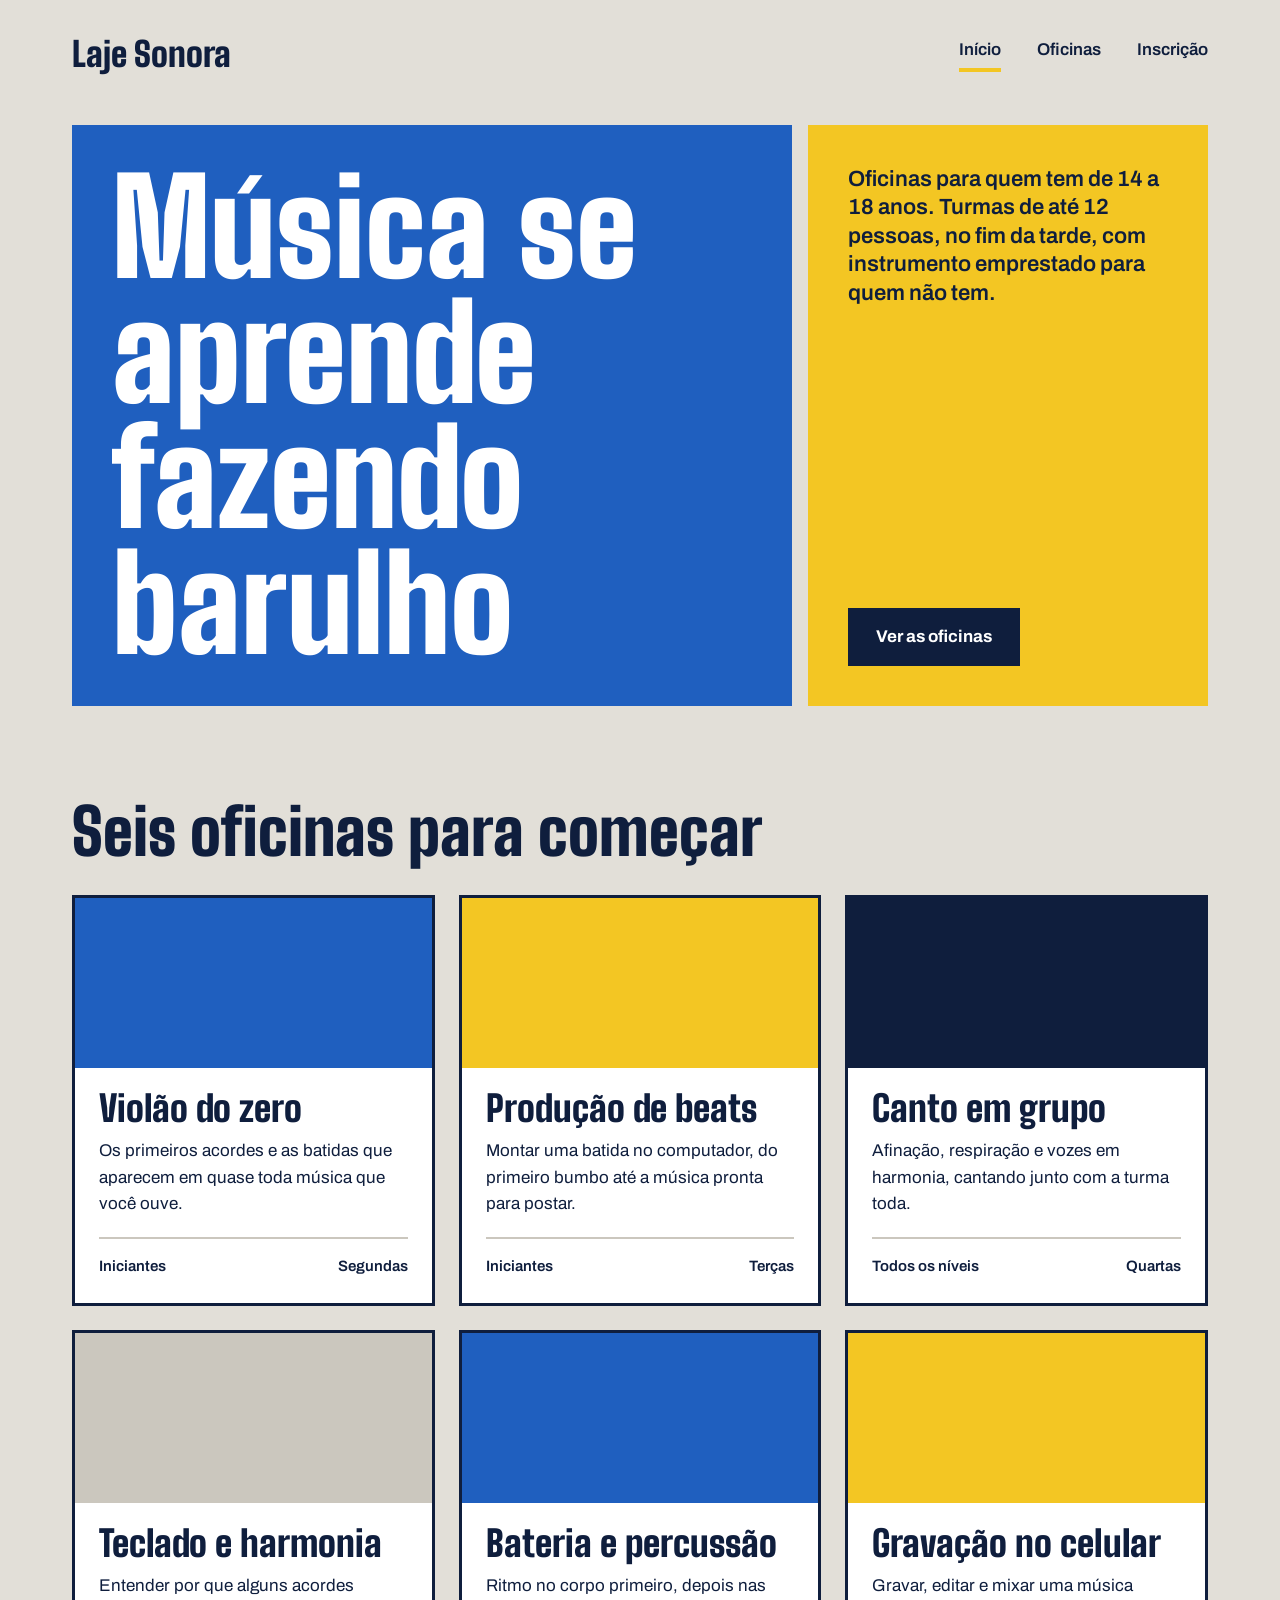
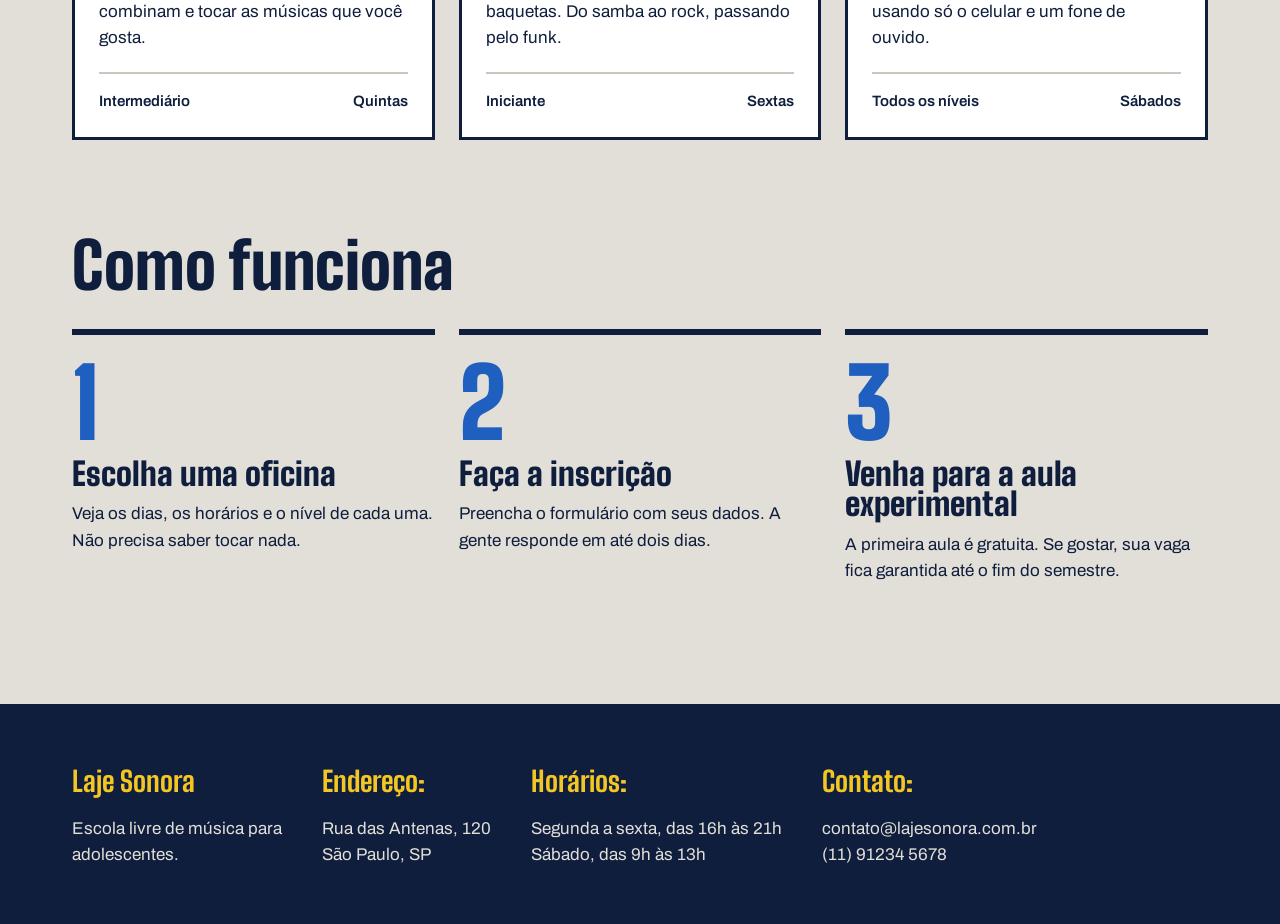
<file: index.html>
<!DOCTYPE html>
<html lang="pt-BR">
<head>
    <meta charset="UTF-8">
    <meta name="viewport" content="width=device-width, initial-scale=1.0">
    <link rel="stylesheet" href="index.css">
    <link rel="preconnect" href="https://fonts.googleapis.com">
    <link rel="preconnect" href="https://fonts.gstatic.com" crossorigin>
    <link href="https://fonts.googleapis.com/css2?family=Archivo:ital,wght@0,100..900;1,100..900&family=Big+Shoulders:opsz,wght@10..72,100..900&display=swap" rel="stylesheet">
    <title>Laje Sonora | Início</title>
</head>
<body>
   <header class="conteudo topo">
    <a href="index.html" class="logo">Laje Sonora</a>

    <nav class="menu">
        <a href="index.html" class="atual">Início</a>
        <a href="oficinas.html">Oficinas</a>
        <a href="inscricao.html">Inscrição</a>
    </nav>
   </header>

   <main>
    <section class="conteudo cartazes">
        <div class="cartaz cartaz-principal">
            <h1>Música se aprende fazendo barulho</h1>
        </div>
        <div class="cartaz cartaz-lateral">
            <p>Oficinas para quem tem de 14 a 18 anos. Turmas de até 12 pessoas, no fim da tarde, com instrumento emprestado para quem não tem.</p>

            <a href="oficinas.html" class="botao">Ver as oficinas</a>
        </div>
    </section>

    <section class="conteudo secao">
      <h2 class="titulo-secao">Seis oficinas para começar</h2>

      <div class="cards">
        <article class="card">
            <div class="foto foto-azul"></div>
            <div class="card-texto">
                <h3>Violão do zero</h3>
                <p>Os primeiros acordes e as batidas que aparecem em quase toda música que você ouve.</p>

                <div class="card-info">
                    <span>Iniciantes</span>
                    <span>Segundas</span>
                </div>
            </div>
        </article>

        <article class="card">
            <div class="foto foto-amarela"></div>
            <div class="card-texto">
                <h3>Produção de beats</h3>
                <p>Montar uma batida no computador, do primeiro bumbo até a música pronta para postar.</p>

                <div class="card-info">
                    <span>Iniciantes</span>
                    <span>Terças</span>
                </div>
            </div>
        </article>

        <article class="card">
            <div class="foto foto-tinta"></div>
            <div class="card-texto">
                <h3>Canto em grupo</h3>
                <p>Afinação, respiração e vozes em harmonia, cantando junto com a turma toda.</p>

                <div class="card-info">
                    <span>Todos os níveis</span>
                    <span>Quartas</span>
                </div>
            </div>
        </article>

        <article class="card">
            <div class="foto"></div>
            <div class="card-texto">
                <h3>Teclado e harmonia</h3>
                <p>Entender por que alguns acordes combinam e tocar as músicas que você gosta.</p>

                <div class="card-info">
                    <span>Intermediário</span>
                    <span>Quintas</span>
                </div>
            </div>
        </article>

        <article class="card">
            <div class="foto foto-azul"></div>
            <div class="card-texto">
                <h3>Bateria e percussão</h3>
                <p>Ritmo no corpo primeiro, depois nas baquetas. Do samba ao rock, passando pelo funk.</p>

                <div class="card-info">
                    <span>Iniciante</span>
                    <span>Sextas</span>
                </div>
            </div>
        </article>

        <article class="card">
            <div class="foto foto-amarela"></div>
            <div class="card-texto">
                <h3>Gravação no celular</h3>
                <p>Gravar, editar e mixar uma música usando só o celular e um fone de ouvido.</p>

                <div class="card-info">
                    <span>Todos os níveis</span>
                    <span>Sábados</span>
                </div>
            </div>
        </article>
      </div>

    </section>
    
    <section class="conteudo secao">
        <h2 class="titulo-secao">Como funciona</h2>

        <div class="passos">
            <div class="passo">
            <p class="passo-numero">1</p>
            <h3>Escolha uma oficina</h3>
            <p>Veja os dias, os horários e o nível de cada uma. Não precisa saber tocar nada.</p>

            </div>
            <div class="passo">
            <p class="passo-numero">2</p>
            <h3>Faça a inscrição</h3>
            <p>Preencha o formulário com seus dados. A gente responde em até dois dias.</p>
            </div>

            <div class="passo">
            <p class="passo-numero">3</p>
            <h3>Venha para a aula experimental</h3>
            <p>A primeira aula é gratuita. Se gostar, sua vaga fica garantida até o fim do semestre.</p>
            </div>

        </div>
    </section>
   </main>

   <footer class="rodape">
    <div class="conteudo rodape-colunas">
        <div class="rodape-coluna">
            <h4>Laje Sonora</h4>
            <p>Escola livre de música para <br> adolescentes.</p>
        </div>

        <div class="rodape-coluna">
            <h4>Endereço:</h4>
            <p>Rua das Antenas, 120 <br> São Paulo, SP</p>
        </div>

        <div class="rodape-coluna">
            <h4>Horários:</h4>
            <p>Segunda a sexta, das 16h às 21h <br> Sábado, das 9h às 13h</p>
        </div>

        <div class="rodape-coluna">
            <h4>Contato:</h4>
            <p>contato@lajesonora.com.br <br>(11) 91234 5678</p>
        </div>
        
    </div>
   </footer>
</body>
</html>
</file>
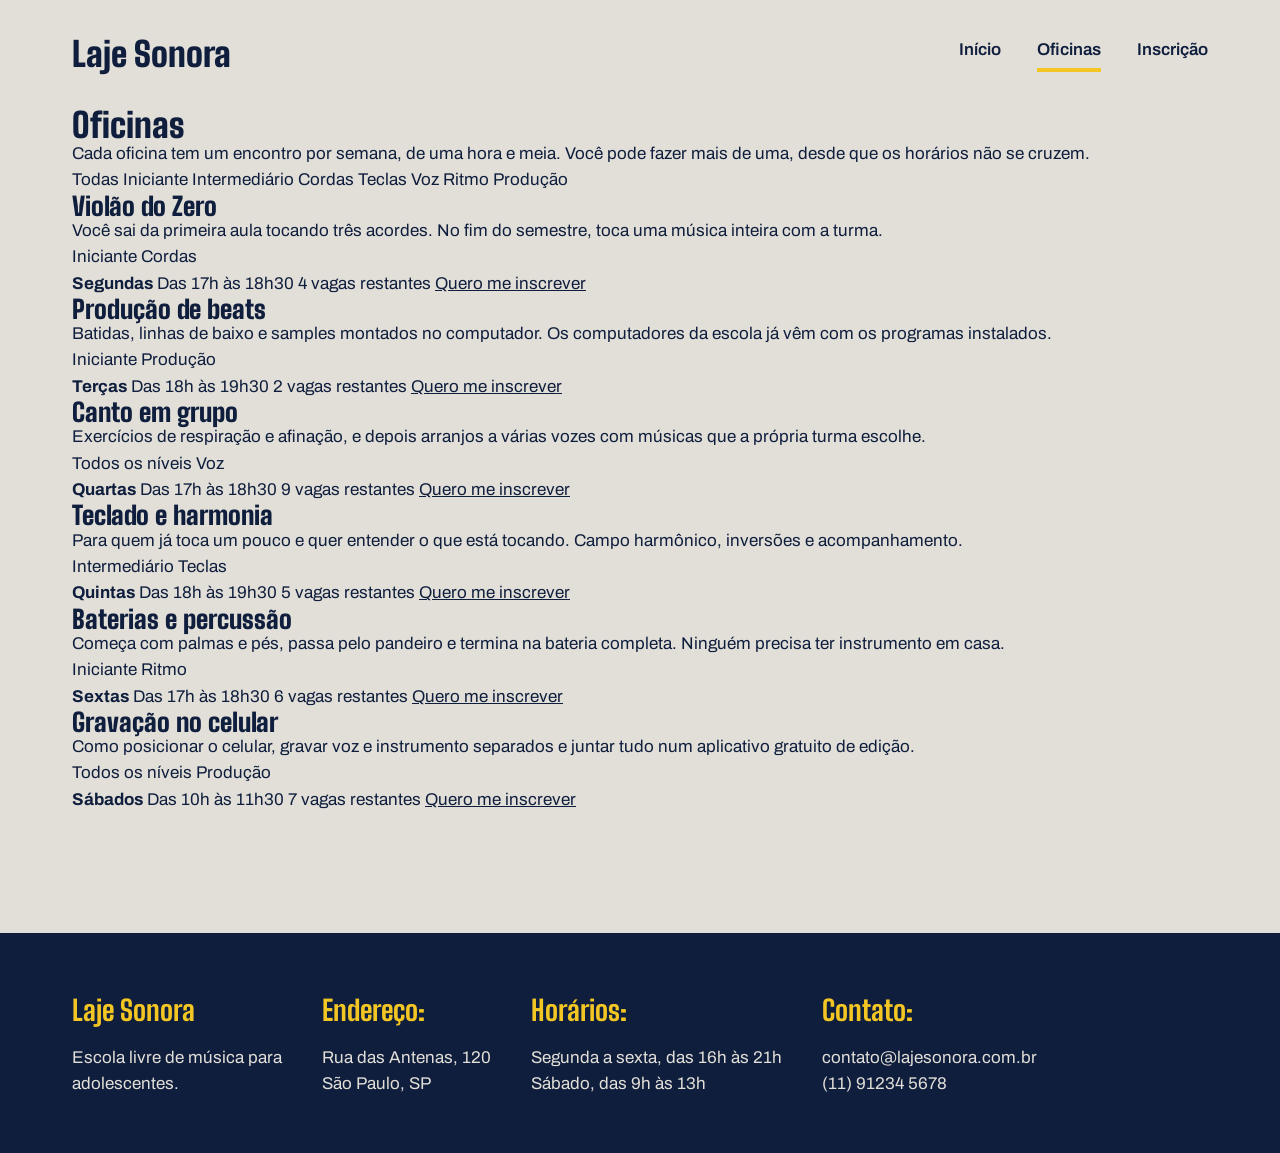
<file: oficinas.html>
<!DOCTYPE html>
<html lang="pt-BR">
<head>
    <meta charset="UTF-8">
    <meta name="viewport" content="width=device-width, initial-scale=1.0">
    <link rel="stylesheet" href="oficinas.css">
    <link rel="preconnect" href="https://fonts.googleapis.com">
    <link rel="preconnect" href="https://fonts.gstatic.com" crossorigin>
    <link href="https://fonts.googleapis.com/css2?family=Archivo:ital,wght@0,100..900;1,100..900&family=Big+Shoulders:opsz,wght@10..72,100..900&display=swap" rel="stylesheet">
    <title>Laje Sonora | Oficinas</title>
</head>
<body>
   <header class="conteudo topo">
    <a href="index.html" class="logo">Laje Sonora</a>

    <nav class="menu">
        <a href="index.html">Início</a>
        <a href="oficinas.html" class="atual">Oficinas</a>
        <a href="inscricao.html">Inscrição</a>
    </nav>
   </header>

   <main class="conteudo">
    <h1 class="titulo-pagina">Oficinas</h1>
    <p class="subtitulo-pagina">Cada oficina tem um encontro por semana, de uma hora e meia. Você pode fazer mais de uma, desde que os horários não se cruzem.</p>
    <div class="filtros">

        <span class="filtro ativo">
            Todas
        </span>

        <span class="filtro">
            Iniciante
        </span>

        <span class="filtro">
            Intermediário
        </span>

        <span class="filtro">
            Cordas
        </span>

        <span class="filtro">
            Teclas
        </span>

        <span class="filtro">
            Voz
        </span>

        <span class="filtro">
            Ritmo
        </span>

        <span class="filtro">
            Produção
        </span>
        
    </div>

    <div class="lista">

        <article class="oficina">

            <div class="foto foto-azul">


            </div>

            <div class="oficina-texto">
                <h2>Violão do Zero</h2>
                <p>Você sai da primeira aula tocando três acordes. No fim do semestre, toca uma música inteira com a turma.</p>

                <div class="etiquetas">
                    <span class="etiqueta">Iniciante</span>
                    <span class="etiqueta">Cordas</span>
                </div>
            </div>

            <div class="oficina-detalhes">
                <strong>Segundas</strong>
                <span>Das 17h às 18h30</span>
                <span>4 vagas restantes</span>
                <a href="inscricao.html">Quero me inscrever</a>
            </div>
        </article>

        <article class="oficina">

            <div class="foto foto-amarela">

            </div>

            <div class="oficina-texto">
                <h2>Produção de beats</h2>
                <p>Batidas, linhas de baixo e samples montados no computador. Os computadores da escola já vêm com os programas instalados.</p>

                <div class="etiquetas">
                    <span class="etiqueta">Iniciante</span>
                    <span class="etiqueta">Produção</span>
                </div>
            </div>

            <div class="oficina-detalhes">
                <strong>Terças</strong>
                <span>Das 18h às 19h30</span>
                <span>2 vagas restantes</span>
                <a href="inscricao.html">Quero me inscrever</a>
            </div>
        </article>

        <article class="oficina">

            <div class="foto foto-tinta">


            </div>

            <div class="oficina-texto">
                <h2>Canto em grupo</h2>
                <p>Exercícios de respiração e afinação, e depois arranjos a várias vozes com músicas que a própria turma escolhe.</p>

                <div class="etiquetas">
                    <span class="etiqueta">Todos os níveis</span>
                    <span class="etiqueta">Voz</span>
                </div>
            </div>

            <div class="oficina-detalhes">
                <strong>Quartas</strong>
                <span>Das 17h às 18h30</span>
                <span>9 vagas restantes</span>
                <a href="inscricao.html">Quero me inscrever</a>
            </div>
        </article>

        <article class="oficina">

            <div class="foto">


            </div>

            <div class="oficina-texto">
                <h2>Teclado e harmonia</h2>
                <p>Para quem já toca um pouco e quer entender o que está tocando. Campo harmônico, inversões e acompanhamento.</p>

                <div class="etiquetas">
                    <span class="etiqueta">Intermediário</span>
                    <span class="etiqueta">Teclas</span>
                </div>
            </div>

            <div class="oficina-detalhes">
                <strong>Quintas</strong>
                <span>Das 18h às 19h30</span>
                <span>5 vagas restantes</span>
                <a href="inscricao.html">Quero me inscrever</a>
            </div>
        </article>

        <article class="oficina">

            <div class="foto foto-azul">


            </div>

            <div class="oficina-texto">
                <h2>Baterias e percussão</h2>
                <p>Começa com palmas e pés, passa pelo pandeiro e termina na bateria completa. Ninguém precisa ter instrumento em casa.</p>

                <div class="etiquetas">
                    <span class="etiqueta">Iniciante</span>
                    <span class="etiqueta">Ritmo</span>
                </div>
            </div>

            <div class="oficina-detalhes">
                <strong>Sextas</strong>
                <span>Das 17h às 18h30</span>
                <span>6 vagas restantes</span>
                <a href="inscricao.html">Quero me inscrever</a>
            </div>
        </article>

        <article class="oficina">

            <div class="foto foto-amarela">


            </div>

            <div class="oficina-texto">
                <h2>Gravação no celular</h2>
                <p>Como posicionar o celular, gravar voz e instrumento separados e juntar tudo num aplicativo gratuito de edição.</p>

                <div class="etiquetas">
                    <span class="etiqueta">Todos os níveis</span>
                    <span class="etiqueta">Produção</span>
                </div>
            </div>

            <div class="oficina-detalhes">
                <strong>Sábados</strong>
                <span>Das 10h às 11h30</span>
                <span>7 vagas restantes</span>
                <a href="inscricao.html">Quero me inscrever</a>
            </div>
        </article>


    </div>
    
   </main>

   <footer class="rodape">
    <div class="conteudo rodape-colunas">
        <div class="rodape-coluna">
            <h4>Laje Sonora</h4>
            <p>Escola livre de música para <br> adolescentes.</p>
        </div>

        <div class="rodape-coluna">
            <h4>Endereço:</h4>
            <p>Rua das Antenas, 120 <br> São Paulo, SP</p>
        </div>

        <div class="rodape-coluna">
            <h4>Horários:</h4>
            <p>Segunda a sexta, das 16h às 21h <br> Sábado, das 9h às 13h</p>
        </div>

        <div class="rodape-coluna">
            <h4>Contato:</h4>
            <p>contato@lajesonora.com.br <br>(11) 91234 5678</p>
        </div>
        
    </div>
   </footer>
</body>
</html>
</file>
<file: index.css>
*{
    margin: 0;
    padding: 0;
    box-sizing: border-box;
}
:root{
    --concreto: #E2DFD8;
    --concreto-escuro: #CBC7BE;
    --tinta: #0F1E3D;
    --caixa-dagua: #1F5FBF;
    --fita: #F3C623;
    --branco: #FFFFFF;

    --fonte-cartaz: "Big Shoulders", "Arial Narrow", sans-serif;
    --fonte-texto: "Archivo", Arial, sans-serif;
}

body{
    background-color: var(--concreto);
    color: var(--tinta);
    font-family: var(--fonte-texto);
    font-size: 17px;
    line-height: 1.55;
}

a{
    color: inherit;
}

h1, h2, h3{
    font-family: var(--fonte-cartaz);
    font-weight: 900;
    line-height: 0.95;
}

.conteudo{
    max-width: 1200px;
    margin-inline: auto;
    padding-inline: 32px;
}

.topo{
    padding-block: 28px;
    display: flex;
    justify-content: space-between;
    align-items: center;
    

}

.logo{
    font-family: var(--fonte-cartaz);
    font-size: 34px;
    font-weight: 900;
    text-decoration: none;
}

.menu{
    display: flex;
    gap: 36px;
}

.menu a{
    font-weight: 600;
    text-decoration: none;
    padding-bottom: 4px;
    border-bottom: 4px solid transparent;
}

.menu a:hover{
    border-bottom-color: var(--tinta);
}
.menu a.atual{
    border-bottom-color: var(--fita);
}

.cartazes{
    margin-top: 16px;
    display: flex;
    gap: 16px;
}

.cartaz{
    padding: 40px;
}

.cartaz-principal{
    background-color: var(--caixa-dagua);
    color: var(--branco);
    flex: 2;

    h1{
        font-size: 132px;
        max-width: 9ch;
    }
}

.cartaz-lateral{
    background-color: var(--fita);
    flex: 1;
    display: flex;
    flex-direction: column;
    justify-content: space-between;
    gap: 32px;
    align-items: flex-start;

    p{
        font-size: 22px;
        font-weight: 600;
        line-height: 1.3;
    }
}

.botao{
    background: var(--tinta);
    color: var(--branco);
    font-weight: 700;
    text-decoration: none;
    padding-block: 16px;
    padding-inline: 28px;
    border: none;
    font-family: var(--fonte-texto);
    font-size: 17px;
    cursor: pointer;
}

.botao:hover{
    background: var(--caixa-dagua);
}
.secao{
    margin-top: 96px;
}

.titulo-secao{
    font-size: 64px;
    margin-bottom: 32px;
}

.cards{
    display: flex;
    flex-wrap: wrap;
    gap: 24px;
}

.card{
    background: var(--branco);
    border: 3px solid var(--tinta);
    flex: 1 1 340px;

    h3{
        font-size: 36px;
        margin-bottom: 12px;
    }


}

.card .foto{
    height: 170px;
}

.foto{
    background: var(--concreto-escuro);
}

.foto-azul{
    background: var(--caixa-dagua);
}

.foto-amarela{
    background: var(--fita);
}

.foto-tinta{
    background: var(--tinta);
}

.card-texto{
    padding: 24px;
}

.card-info{
    margin-top: 20px;
    padding-top: 16px;
    border-top: 2px solid var(--concreto-escuro);
    font-weight: 600;
    font-size: 15px;
    display: flex;
    justify-content: space-between;
}

.passos{
    display: flex;
    gap: 24px;
}

.passo{
    border-top: 6px solid var(--tinta);
    padding-top: 20px;
    flex: 1;

    h3{
        font-size: 32px;
        margin-block: 8px 12px;
    }
}

.passo-numero{
    font-family: var(--fonte-cartaz);
    font-size: 96px;
    font-weight: 900;
    line-height: 1;
    color: var(--caixa-dagua);
}

.rodape{
    margin-top: 120px;
    background: var(--tinta);
    color: var(--concreto);
    padding-block: 56px;

    h4{
        font-family: var(--fonte-cartaz);
        font-size: 28px;
        color: var(--fita);
        margin-bottom: 12px;
    }
}

.rodape-colunas{
    display: flex;
    gap: 40px;
}
</file>
<file: oficinas.css>
*{
    margin: 0;
    padding: 0;
    box-sizing: border-box;
}
:root{
    --concreto: #E2DFD8;
    --concreto-escuro: #CBC7BE;
    --tinta: #0F1E3D;
    --caixa-dagua: #1F5FBF;
    --fita: #F3C623;
    --branco: #FFFFFF;

    --fonte-cartaz: "Big Shoulders", "Arial Narrow", sans-serif;
    --fonte-texto: "Archivo", Arial, sans-serif;
}

body{
    background-color: var(--concreto);
    color: var(--tinta);
    font-family: var(--fonte-texto);
    font-size: 17px;
    line-height: 1.55;
}

a{
    color: inherit;
}

h1, h2, h3{
    font-family: var(--fonte-cartaz);
    font-weight: 900;
    line-height: 0.95;
}

.conteudo{
    max-width: 1200px;
    margin-inline: auto;
    padding-inline: 32px;
}

.topo{
    padding-block: 28px;
    display: flex;
    justify-content: space-between;
    align-items: center;
    

}

.logo{
    font-family: var(--fonte-cartaz);
    font-size: 34px;
    font-weight: 900;
    text-decoration: none;
}

.menu{
    display: flex;
    gap: 36px;
}

.menu a{
    font-weight: 600;
    text-decoration: none;
    padding-bottom: 4px;
    border-bottom: 4px solid transparent;
}

.menu a:hover{
    border-bottom-color: var(--tinta);
}
.menu a.atual{
    border-bottom-color: var(--fita);
}

.rodape{
    margin-top: 120px;
    background: var(--tinta);
    color: var(--concreto);
    padding-block: 56px;

    h4{
        font-family: var(--fonte-cartaz);
        font-size: 28px;
        color: var(--fita);
        margin-bottom: 12px;
    }
}

.rodape-colunas{
    display: flex;
    gap: 40px;
}
</file>
